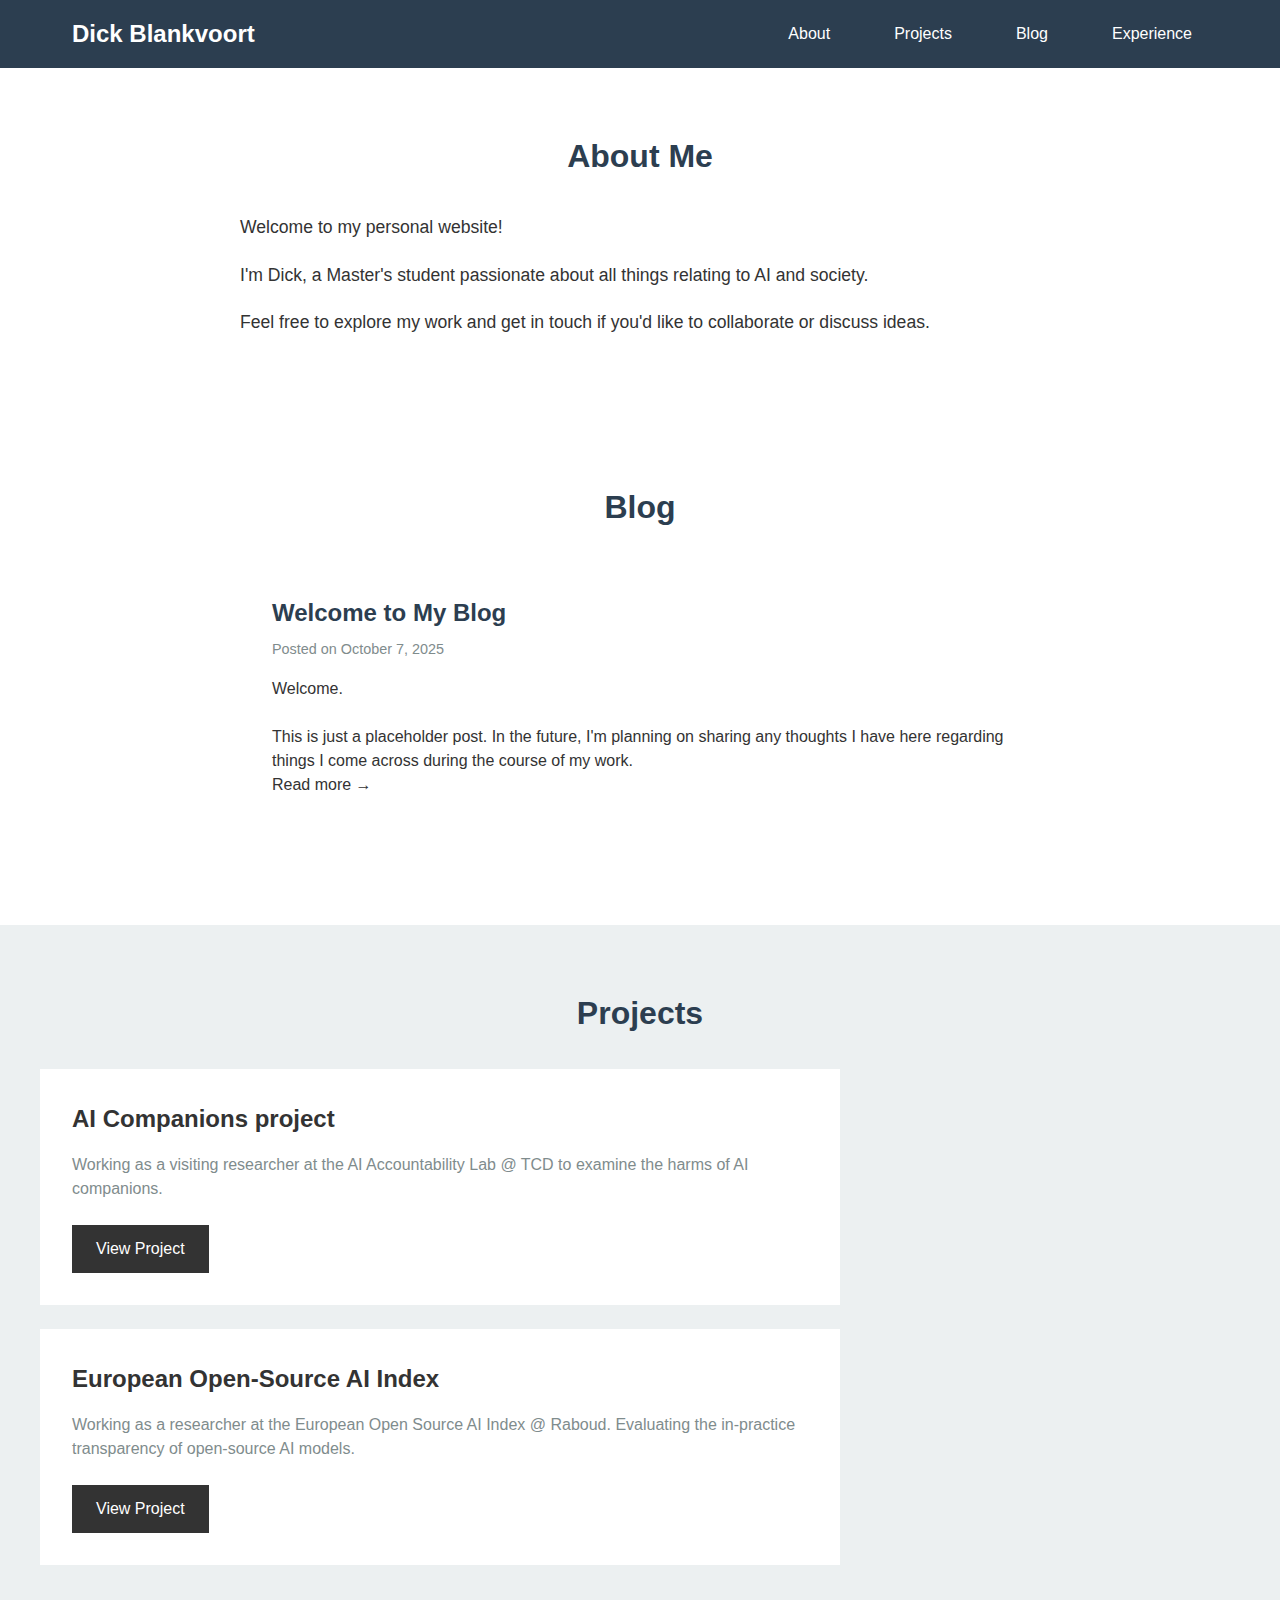
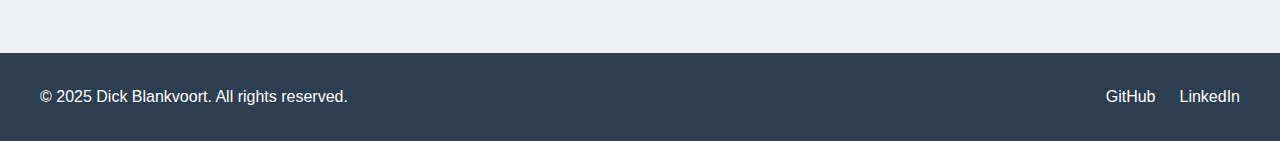
<file: index.html>
<!DOCTYPE html>
<html lang="en">
<head>
    <meta charset="UTF-8">
    <meta name="viewport" content="width=device-width, initial-scale=1.0">
    <meta name="description" content="Dick Blankvoort's personal website">
    <title>Dick Blankvoort</title>
    <link rel="stylesheet" href="styles.css">
</head>
<body>
    <header>
        <nav>
            <div class="nav-container">
                <h1 class="logo">Dick Blankvoort</h1>
                <ul class="nav-menu">
                    <li><a href="#about">About</a></li>
                    <li><a href="#projects">Projects</a></li>
                    <li><a href="#blog">Blog</a></li>
                    <li><a href="#experience">Experience</a></li>
                </ul>
            </div>
        </nav>
    </header>

    <main>
        <!-- About Section -->
        <section id="about" class="section">
            <div class="container">
                <h2>About Me</h2>
                <div class="about-content">
                    <p>
                        Welcome to my personal website!
                    </p>
                    <p>
                        I'm Dick, a Master's student passionate about all things relating to AI and society.
                    </p>
                    <p>
                        Feel free to explore my work and get in touch if you'd like to collaborate or discuss ideas.
                    </p>
                </div>
            </div>
        </section>

        
        <!-- Blog Section -->
        <section id="blog" class="section">
            <div class="container">
                <h2>Blog</h2>
                <div class="blog-posts">
                    <article class="blog-post">
                        <h3>Welcome to My Blog</h3>
                        <p class="post-meta">Posted on <time datetime="2025-07-10">October 7, 2025</time></p>
                        <p>
                            Welcome.
                        </p><br>
                        <p>
                            This is just a placeholder post. In the future, I'm planning on sharing any thoughts I have here regarding things I come across during the course of my work.
                        </p>
                        <a href="#" class="read-more">Read more →</a>
                    </article>
                </div>
            </div>
        </section>

        <!-- Projects Section -->
        <section id="projects" class="section section-alt">
            <div class="container">
                <h2>Projects</h2>
                <div class="projects-grid">
                    <div class="project-card">
                        <h3>AI Companions project</h3>
                        <p>Working as a visiting researcher at the AI Accountability Lab @ TCD to examine the harms of AI companions.</p>
                        <a href="https://aial.ie/" class="btn">View Project</a>
                    </div>
                    <div class="project-card">
                        <h3>European Open-Source AI Index</h3>
                        <p>Working as a researcher at the European Open Source AI Index @ Raboud. Evaluating the in-practice transparency of open-source AI models.</p>
                        <a href="https://osai-index.eu/" class="btn">View Project</a>
                    </div>
                </div>
            </div>
        </section>
    </main>

    <footer>
        <div class="container">
            <p>&copy; 2025 Dick Blankvoort. All rights reserved.</p>
            <div class="social-links">
                <a href="https://github.com/DBlankvoort" target="_blank" rel="noopener">GitHub</a>
                <a href="https://linkedin.com/in/dick-blankvoort" target="_blank" rel="noopener">LinkedIn</a>
            </div>
        </div>
    </footer>
</body>
</html>
</file>
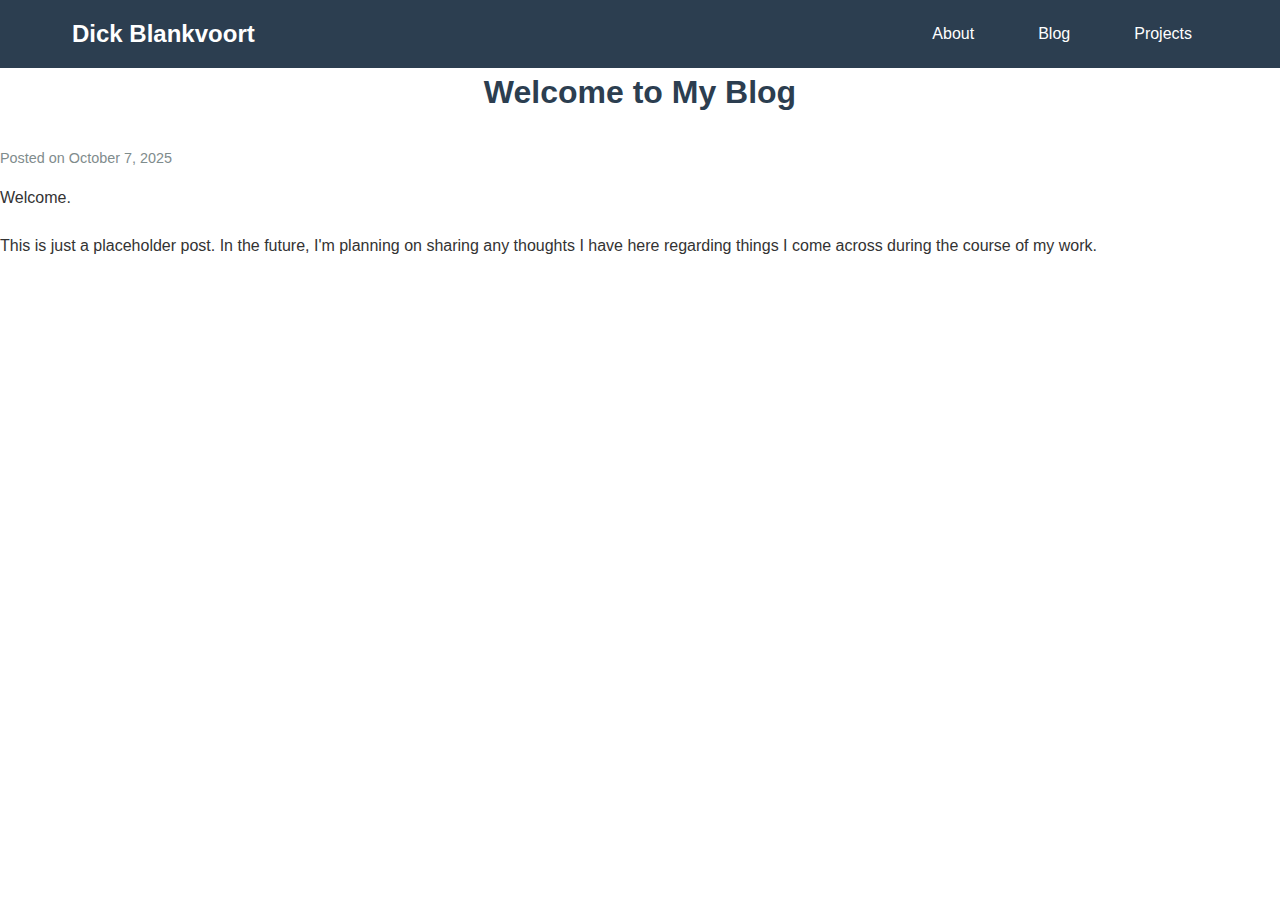
<file: blog-placeholder-2025-10-07.html>
<!DOCTYPE html>
<html lang="en">
<head>
    <meta charset="UTF-8">
    <meta name="viewport" content="width=device-width, initial-scale=1.0">
    <meta name="description" content="Dick Blankvoort's personal website">
    <title>Dick Blankvoort</title>
    <link rel="stylesheet" href="styles.css">
</head>
<body>
    <header>
        <nav>
            <div class="nav-container">
                <h1 class="logo">Dick Blankvoort</h1>
                <ul class="nav-menu">
                    <li><a href="#about">About</a></li>
                    <li><a href="#blog">Blog</a></li>
                    <li><a href="#projects">Projects</a></li>
                </ul>
            </div>
        </nav>
    </header>

    <main>
        <h2>Welcome to My Blog</h2>
        <p class="post-meta">Posted on <time datetime="2025-07-10">October 7, 2025</time></p>
        <p>
            Welcome.
        </p><br>
        <p>
            This is just a placeholder post. In the future, I'm planning on sharing any thoughts I have here regarding things I come across during the course of my work.
        </p>
    </main>
</body>
</file>
<file: styles.css>
/* Reset and Base Styles */
* {
    margin: 0;
    padding: 0;
    box-sizing: border-box;
}

:root {
    --primary-color: #2c3e50;
    --secondary-color: #333;
    --accent-color: #e74c3c;
    --text-color: #333;
    --light-gray: #ecf0f1;
    --dark-gray: #7f8c8d;
    --white: #ffffff;
    --transition: all 0.3s ease;
}

body {
    font-family: -apple-system, BlinkMacSystemFont, 'Segoe UI', Roboto, Oxygen, Ubuntu, Cantarell, sans-serif;
    line-height: 1.5;
    color: var(--text-color);
    overflow-x: hidden;
}

html {
    scroll-behavior: smooth;
}

/* Header and Navigation */
header {
    background-color: var(--primary-color);
    color: var(--white);
    position: sticky;
    top: 0;
    z-index: 1000;
}

.nav-container {
    max-width: 1200px;
    margin: 0 auto;
    padding: 1rem 2rem;
    display: flex;
    justify-content: space-between;
    align-items: center;
}

.logo {
    font-size: 1.5rem;
    font-weight: 700;
}

.nav-menu {
    display: flex;
    list-style: none;
    gap: 2rem;
}

.nav-menu a {
    color: var(--white);
    text-decoration: none;
    font-weight: 500;
    transition: var(--transition);
    padding: 0.5rem 1rem;
}

.nav-menu a:hover {
    background-color: rgba(255, 255, 255, 0.1);
    color: var(--secondary-color);
}

/* Main Content */
main {
    min-height: calc(100vh - 200px);
    align-items: left;
}

.section {
    padding: 4rem 2rem;
}

.section-alt {
    background-color: var(--light-gray);
}

.container {
    max-width: 1200px;
    margin: 0 auto;
}

h2 {
    font-size: 2.0rem;
    margin-bottom: 2rem;
    color: var(--primary-color);
    text-align: center;
}

h3 {
    font-size: 1.5rem;
    color: var(--primary-color);
    margin-bottom: 1rem;
}

/* About Section */
.about-content {
    max-width: 800px;
    margin: 0 auto;
    font-size: 1.1rem;
    line-height: 1.8;
    align-items: left;
}

.about-content p {
    margin-bottom: 1rem;
    align-items: left;
}

/* Blog Section */
.blog-posts {
    max-width: 800px;
    margin: 0 auto;
    align-items: left;
}

.blog-post {
    background: var(--white);
    padding: 2rem;
    margin-bottom: 2rem;
}

.blog-post h3 {
    color: var(--primary-color);
    margin-bottom: 0.5rem;
}

/* Projects Section */
.projects-grid {
    max-width: 800px;
    gap: 2rem;
    margin-top: 2rem;
    align-items: left;
}

.project-card {
    background: var(--white);
    padding: 2rem;
    margin-bottom: 1.5rem;
    transition: var(--transition);
}

.project-card:hover {
    transform: translateY(-5px);
}

.project-card h3 {
    color: var(--secondary-color);
}

.project-card p {
    margin-bottom: 1.5rem;
    color: var(--dark-gray);
}

.btn {
    display: inline-block;
    padding: 0.75rem 1.5rem;
    background-color: var(--secondary-color);
    color: var(--white);
    text-decoration: none;
    transition: var(--transition);
    font-weight: 500;
}

.btn:hover {
    background-color: #2980b9;
    transform: translateY(-2px);
}

.post-meta {
    color: var(--dark-gray);
    font-size: 0.9rem;
    margin-bottom: 1rem;
}

.read-more {
    color: var(--secondary-color);
    text-decoration: none;
    font-weight: 500;
    transition: var(--transition);
}

.read-more:hover {
    color: var(--accent-color);
}

/* Footer */
footer {
    background-color: var(--primary-color);
    color: var(--white);
    padding: 2rem;
    text-align: center;
}

footer .container {
    display: flex;
    justify-content: space-between;
    align-items: center;
    flex-wrap: wrap;
}

.social-links {
    display: flex;
    gap: 1.5rem;
}

.social-links a {
    color: var(--white);
    text-decoration: none;
    transition: var(--transition);
}

.social-links a:hover {
    color: var(--secondary-color);
}

/* Responsive Design */
@media (max-width: 768px) {
    .nav-container {
        flex-direction: column;
        gap: 1rem;
    }

    .nav-menu {
        flex-direction: column;
        gap: 0.5rem;
        text-align: center;
    }

    h2 {
        font-size: 2rem;
    }

    .section {
        padding: 2rem 1rem;
    }

    .projects-grid {
        grid-template-columns: 1fr;
    }

    footer .container {
        flex-direction: column;
        gap: 1rem;
    }

    .experience-header {
        flex-direction: column;
        align-items: flex-start;
    }
}

@media (max-width: 480px) {
    .logo {
        font-size: 1.2rem;
    }

    h2 {
        font-size: 1.5rem;
    }

    h3 {
        font-size: 1.2rem;
    }

    .nav-container {
        padding: 1rem;
    }
}
</file>
